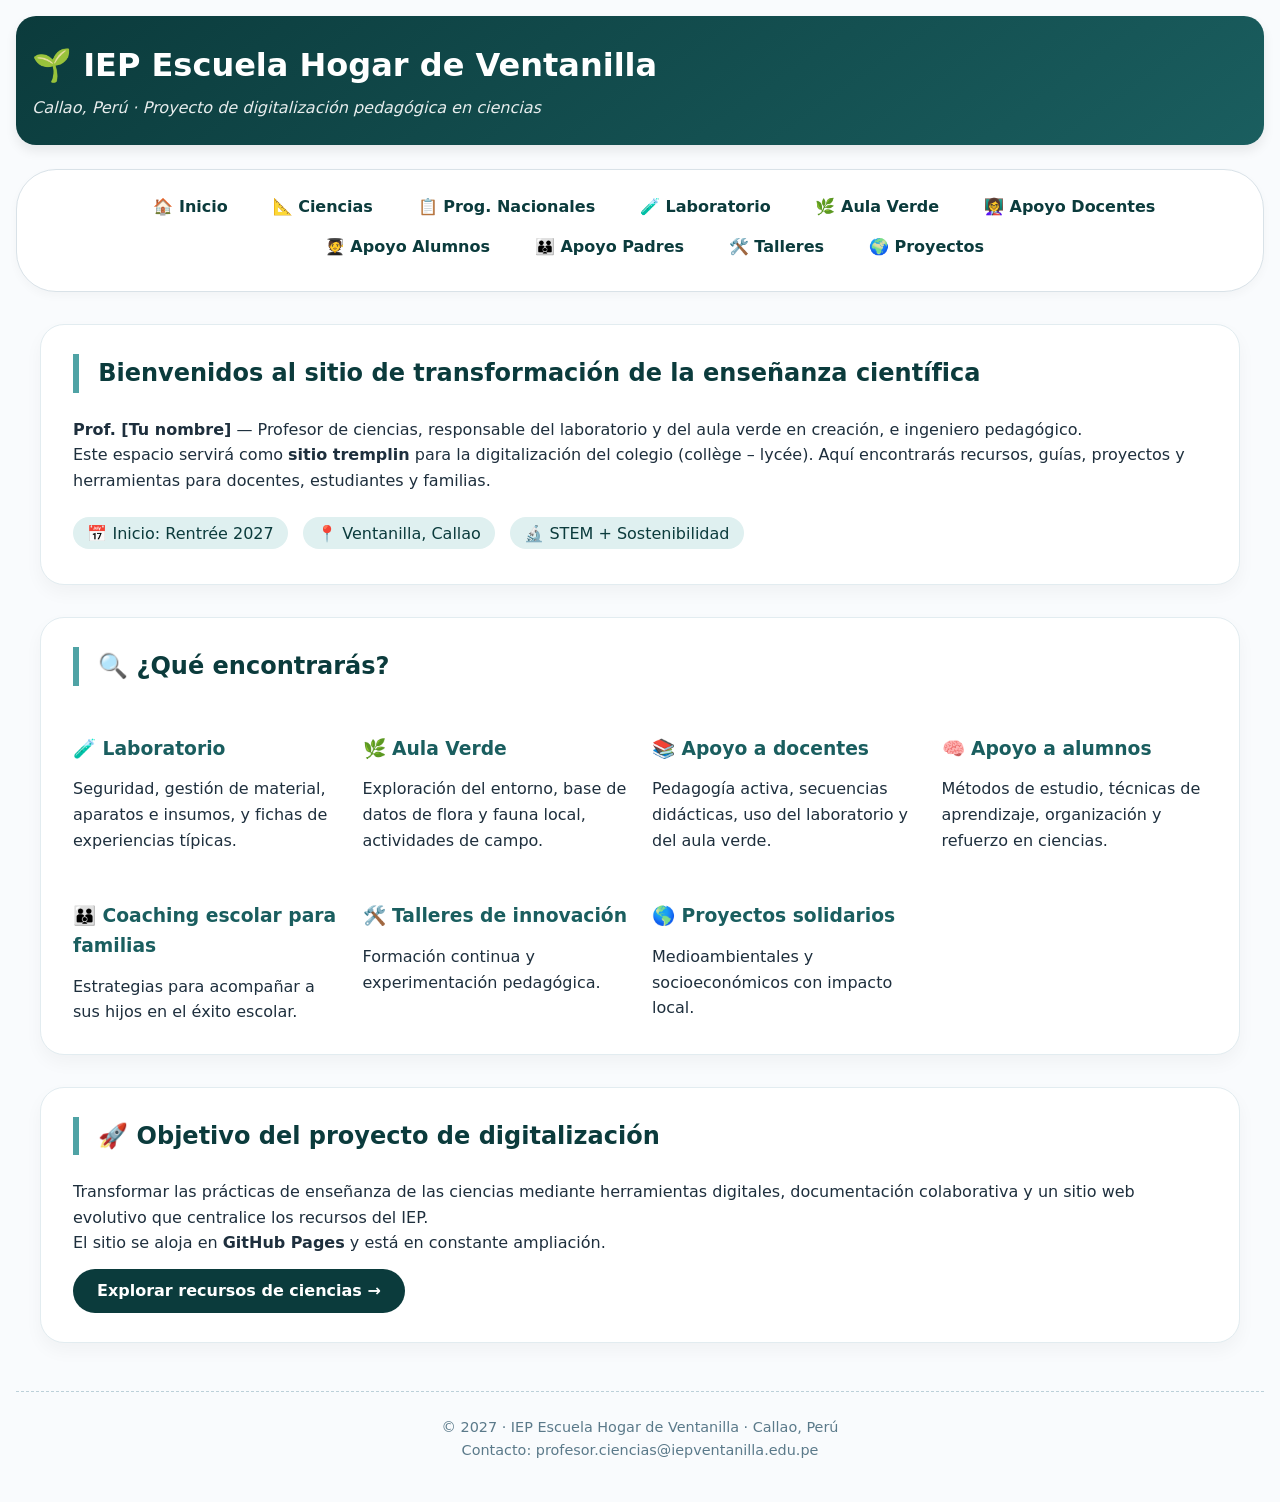
<file: index.html>
<!DOCTYPE html>
<html lang="es">
<head>
    <meta charset="UTF-8">
    <meta name="viewport" content="width=device-width, initial-scale=1.0">
    <title>IEP Escuela Hogar Ventanilla · Digitalización Ciencias</title>
    <link rel="stylesheet" href="style.css">
</head>
<body>
    <header>
        <h1>🌱 IEP Escuela Hogar de Ventanilla</h1>
        <p>Callao, Perú · Proyecto de digitalización pedagógica en ciencias</p>
    </header>

    <nav>
        <ul>
            <li><a href="index.html">🏠 Inicio</a></li>
            <li><a href="ciencias.html">📐 Ciencias</a></li>
            <li><a href="programas.html">📋 Prog. Nacionales</a></li>
            <li><a href="laboratorio.html">🧪 Laboratorio</a></li>
            <li><a href="aulaverde.html">🌿 Aula Verde</a></li>
            <li><a href="apoyo_docentes.html">👩‍🏫 Apoyo Docentes</a></li>
            <li><a href="apoyo_alumnos.html">🧑‍🎓 Apoyo Alumnos</a></li>
            <li><a href="apoyo_padres.html">👪 Apoyo Padres</a></li>
            <li><a href="talleres.html">🛠️ Talleres</a></li>
            <li><a href="proyectos.html">🌍 Proyectos</a></li>
        </ul>
    </nav>

    <main>
        <section class="card">
            <h2>Bienvenidos al sitio de transformación de la enseñanza científica</h2>
            <p><strong>Prof. [Tu nombre]</strong> — Profesor de ciencias, responsable del laboratorio y del aula verde en creación, e ingeniero pedagógico.</p>
            <p>Este espacio servirá como <strong>sitio tremplin</strong> para la digitalización del colegio (collège – lycée). Aquí encontrarás recursos, guías, proyectos y herramientas para docentes, estudiantes y familias.</p>
            <div style="margin-top:1.5rem;">
                <span class="badge">📅 Inicio: Rentrée 2027</span>
                <span class="badge">📍 Ventanilla, Callao</span>
                <span class="badge">🔬 STEM + Sostenibilidad</span>
            </div>
        </section>

        <section class="card">
            <h2>🔍 ¿Qué encontrarás?</h2>
            <div class="grid-2">
                <div>
                    <h3>🧪 Laboratorio</h3>
                    <p>Seguridad, gestión de material, aparatos e insumos, y fichas de experiencias típicas.</p>
                </div>
                <div>
                    <h3>🌿 Aula Verde</h3>
                    <p>Exploración del entorno, base de datos de flora y fauna local, actividades de campo.</p>
                </div>
                <div>
                    <h3>📚 Apoyo a docentes</h3>
                    <p>Pedagogía activa, secuencias didácticas, uso del laboratorio y del aula verde.</p>
                </div>
                <div>
                    <h3>🧠 Apoyo a alumnos</h3>
                    <p>Métodos de estudio, técnicas de aprendizaje, organización y refuerzo en ciencias.</p>
                </div>
                <div>
                    <h3>👪 Coaching escolar para familias</h3>
                    <p>Estrategias para acompañar a sus hijos en el éxito escolar.</p>
                </div>
                <div>
                    <h3>🛠️ Talleres de innovación</h3>
                    <p>Formación continua y experimentación pedagógica.</p>
                </div>
                <div>
                    <h3>🌎 Proyectos solidarios</h3>
                    <p>Medioambientales y socioeconómicos con impacto local.</p>
                </div>
            </div>
        </section>

        <section class="card">
            <h2>🚀 Objetivo del proyecto de digitalización</h2>
            <p>Transformar las prácticas de enseñanza de las ciencias mediante herramientas digitales, documentación colaborativa y un sitio web evolutivo que centralice los recursos del IEP.</p>
            <p>El sitio se aloja en <strong>GitHub Pages</strong> y está en constante ampliación.</p>
            <a href="ciencias.html" class="btn">Explorar recursos de ciencias →</a>
        </section>
    </main>

    <footer>
        <p>© 2027 · IEP Escuela Hogar de Ventanilla · Callao, Perú</p>
        <p>Contacto: profesor.ciencias@iepventanilla.edu.pe</p>
    </footer>
</body>
</html>
</file>
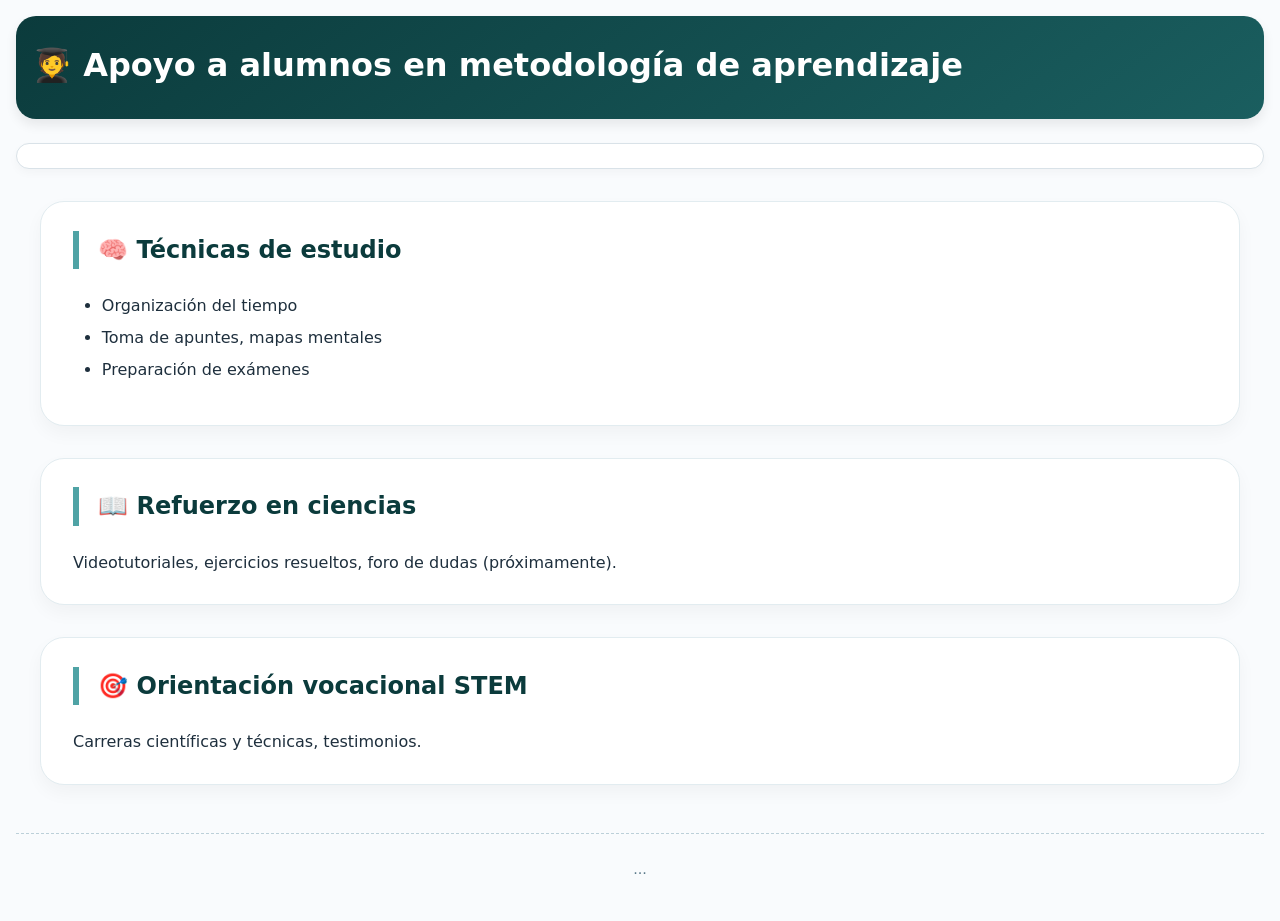
<file: apoyo_alumnos.html>
<!DOCTYPE html>
<html lang="es">
<head><meta charset="UTF-8"><meta name="viewport" content="width=device-width, initial-scale=1.0"><title>Apoyo Alumnos · IEP Ventanilla</title><link rel="stylesheet" href="style.css"></head>
<body>
    <header><h1>🧑‍🎓 Apoyo a alumnos en metodología de aprendizaje</h1></header>
    <nav><!-- ... --></nav>
    <main>
        <section class="card"><h2>🧠 Técnicas de estudio</h2><ul><li>Organización del tiempo</li><li>Toma de apuntes, mapas mentales</li><li>Preparación de exámenes</li></ul></section>
        <section class="card"><h2>📖 Refuerzo en ciencias</h2><p>Videotutoriales, ejercicios resueltos, foro de dudas (próximamente).</p></section>
        <section class="card"><h2>🎯 Orientación vocacional STEM</h2><p>Carreras científicas y técnicas, testimonios.</p></section>
    </main>
    <footer>...</footer>
</body>
</html>
</file>
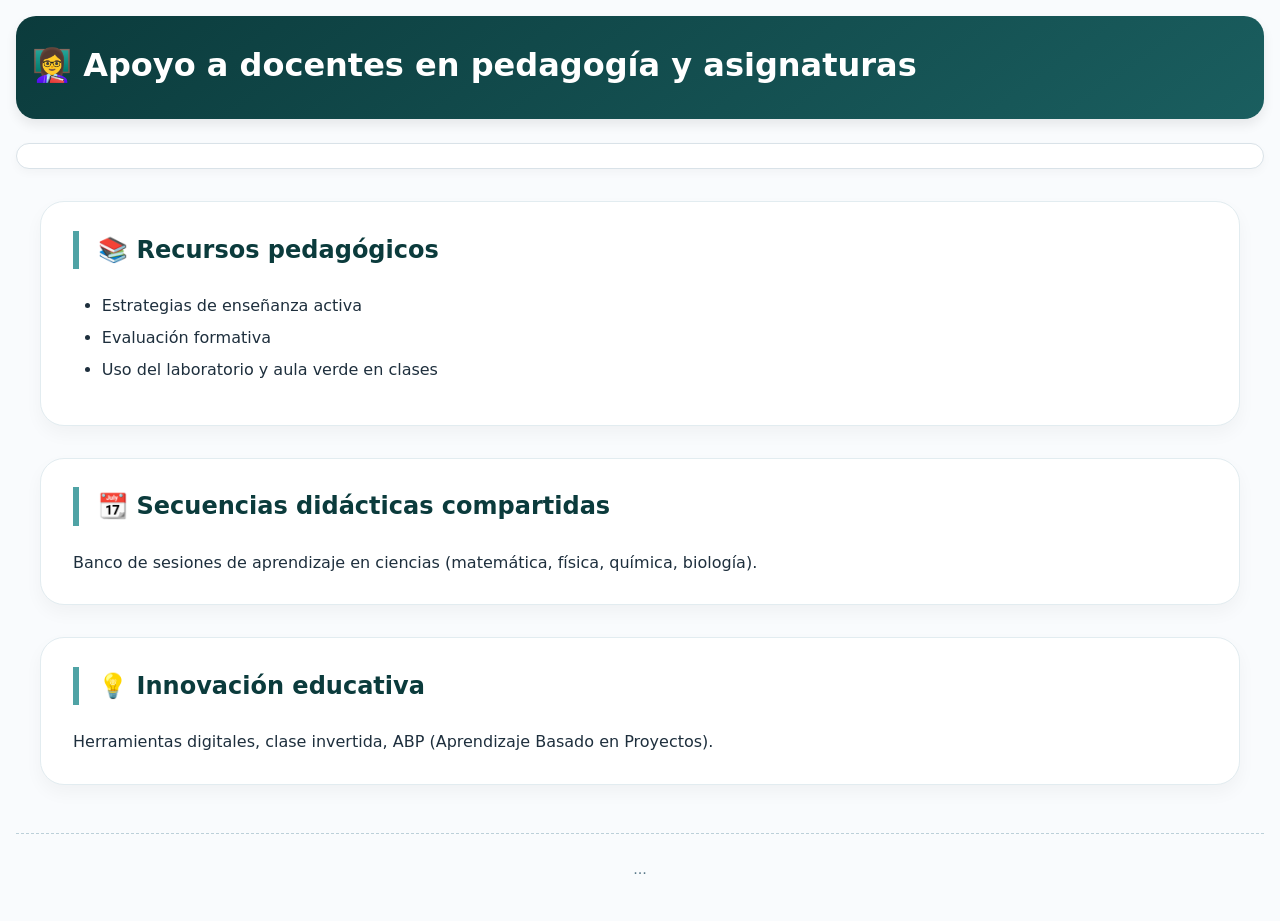
<file: apoyo_docentes.html>
<!DOCTYPE html>
<html lang="es">
<head><meta charset="UTF-8"><meta name="viewport" content="width=device-width, initial-scale=1.0"><title>Apoyo Docentes · IEP Ventanilla</title><link rel="stylesheet" href="style.css"></head>
<body>
    <header><h1>👩‍🏫 Apoyo a docentes en pedagogía y asignaturas</h1></header>
    <nav><!-- ... --></nav>
    <main>
        <section class="card"><h2>📚 Recursos pedagógicos</h2><ul><li>Estrategias de enseñanza activa</li><li>Evaluación formativa</li><li>Uso del laboratorio y aula verde en clases</li></ul></section>
        <section class="card"><h2>📆 Secuencias didácticas compartidas</h2><p>Banco de sesiones de aprendizaje en ciencias (matemática, física, química, biología).</p></section>
        <section class="card"><h2>💡 Innovación educativa</h2><p>Herramientas digitales, clase invertida, ABP (Aprendizaje Basado en Proyectos).</p></section>
    </main>
    <footer>...</footer>
</body>
</html>
</file>
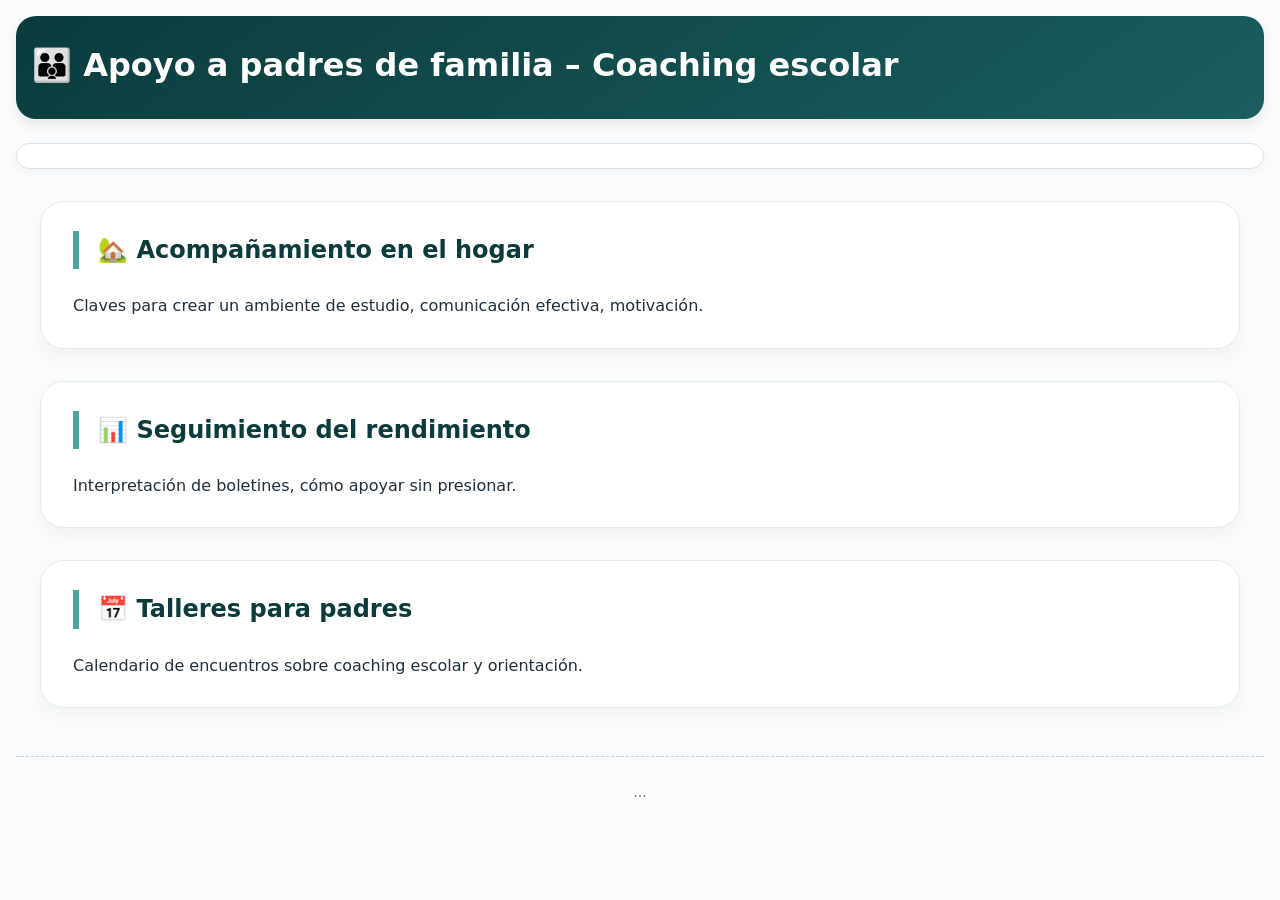
<file: apoyo_padres.html>
<!DOCTYPE html>
<html lang="es">
<head><meta charset="UTF-8"><meta name="viewport" content="width=device-width, initial-scale=1.0"><title>Apoyo Padres · IEP Ventanilla</title><link rel="stylesheet" href="style.css"></head>
<body>
    <header><h1>👪 Apoyo a padres de familia – Coaching escolar</h1></header>
    <nav><!-- ... --></nav>
    <main>
        <section class="card"><h2>🏡 Acompañamiento en el hogar</h2><p>Claves para crear un ambiente de estudio, comunicación efectiva, motivación.</p></section>
        <section class="card"><h2>📊 Seguimiento del rendimiento</h2><p>Interpretación de boletines, cómo apoyar sin presionar.</p></section>
        <section class="card"><h2>📅 Talleres para padres</h2><p>Calendario de encuentros sobre coaching escolar y orientación.</p></section>
    </main>
    <footer>...</footer>
</body>
</html>
</file>
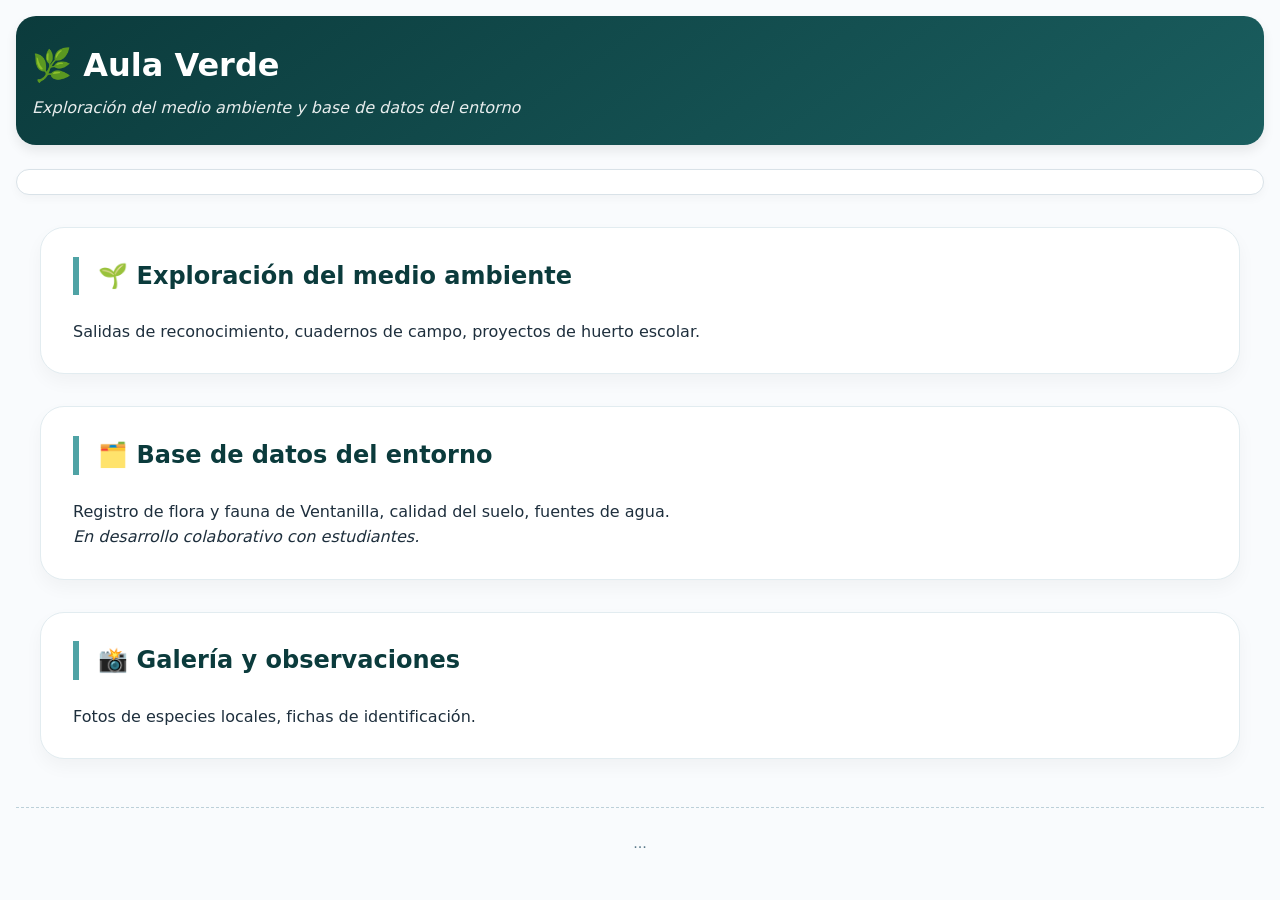
<file: aulaverde.html>
<!DOCTYPE html>
<html lang="es">
<head><meta charset="UTF-8"><meta name="viewport" content="width=device-width, initial-scale=1.0"><title>Aula Verde · IEP Ventanilla</title><link rel="stylesheet" href="style.css"></head>
<body>
    <header><h1>🌿 Aula Verde</h1><p>Exploración del medio ambiente y base de datos del entorno</p></header>
    <nav><!-- ... --></nav>
    <main>
        <section class="card"><h2>🌱 Exploración del medio ambiente</h2><p>Salidas de reconocimiento, cuadernos de campo, proyectos de huerto escolar.</p></section>
        <section class="card"><h2>🗂️ Base de datos del entorno</h2><p>Registro de flora y fauna de Ventanilla, calidad del suelo, fuentes de agua.</p><p><em>En desarrollo colaborativo con estudiantes.</em></p></section>
        <section class="card"><h2>📸 Galería y observaciones</h2><p>Fotos de especies locales, fichas de identificación.</p></section>
    </main>
    <footer>...</footer>
</body>
</html>
</file>
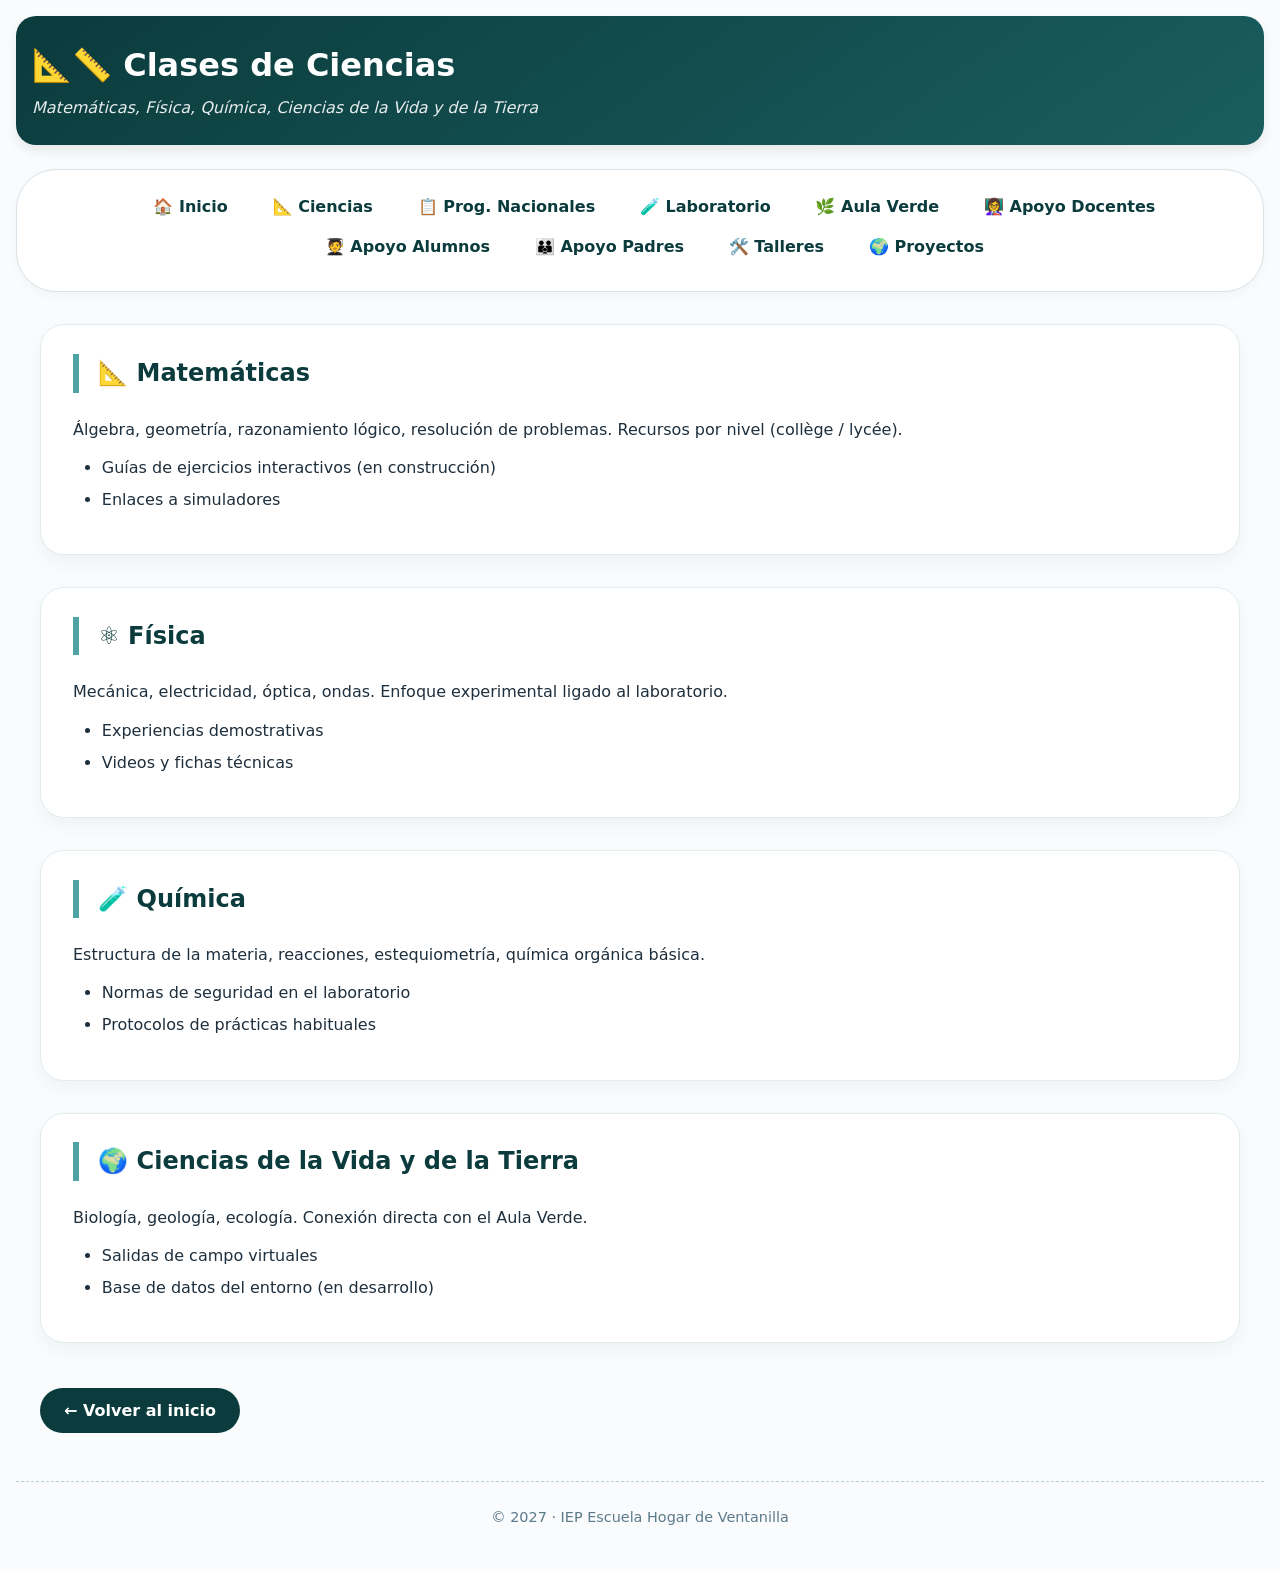
<file: ciencias.html>
<!DOCTYPE html>
<html lang="es">
<head>
    <meta charset="UTF-8">
    <meta name="viewport" content="width=device-width, initial-scale=1.0">
    <title>Ciencias · IEP Escuela Hogar Ventanilla</title>
    <link rel="stylesheet" href="style.css">
</head>
<body>
    <header>
        <h1>📐📏 Clases de Ciencias</h1>
        <p>Matemáticas, Física, Química, Ciencias de la Vida y de la Tierra</p>
    </header>
    <nav><!-- Idem que index (même navigation) --> 
        <ul><li><a href="index.html">🏠 Inicio</a></li><li><a href="ciencias.html">📐 Ciencias</a></li><li><a href="programas.html">📋 Prog. Nacionales</a></li><li><a href="laboratorio.html">🧪 Laboratorio</a></li><li><a href="aulaverde.html">🌿 Aula Verde</a></li><li><a href="apoyo_docentes.html">👩‍🏫 Apoyo Docentes</a></li><li><a href="apoyo_alumnos.html">🧑‍🎓 Apoyo Alumnos</a></li><li><a href="apoyo_padres.html">👪 Apoyo Padres</a></li><li><a href="talleres.html">🛠️ Talleres</a></li><li><a href="proyectos.html">🌍 Proyectos</a></li></ul>
    </nav>
    <main>
        <section class="card">
            <h2>📐 Matemáticas</h2>
            <p>Álgebra, geometría, razonamiento lógico, resolución de problemas. Recursos por nivel (collège / lycée).</p>
            <ul><li>Guías de ejercicios interactivos (en construcción)</li><li>Enlaces a simuladores</li></ul>
        </section>
        <section class="card">
            <h2>⚛️ Física</h2>
            <p>Mecánica, electricidad, óptica, ondas. Enfoque experimental ligado al laboratorio.</p>
            <ul><li>Experiencias demostrativas</li><li>Videos y fichas técnicas</li></ul>
        </section>
        <section class="card">
            <h2>🧪 Química</h2>
            <p>Estructura de la materia, reacciones, estequiometría, química orgánica básica.</p>
            <ul><li>Normas de seguridad en el laboratorio</li><li>Protocolos de prácticas habituales</li></ul>
        </section>
        <section class="card">
            <h2>🌍 Ciencias de la Vida y de la Tierra</h2>
            <p>Biología, geología, ecología. Conexión directa con el Aula Verde.</p>
            <ul><li>Salidas de campo virtuales</li><li>Base de datos del entorno (en desarrollo)</li></ul>
        </section>
        <p style="margin-top:1rem;"><a href="index.html" class="btn">← Volver al inicio</a></p>
    </main>
    <footer><p>© 2027 · IEP Escuela Hogar de Ventanilla</p></footer>
</body>
</html>
</file>
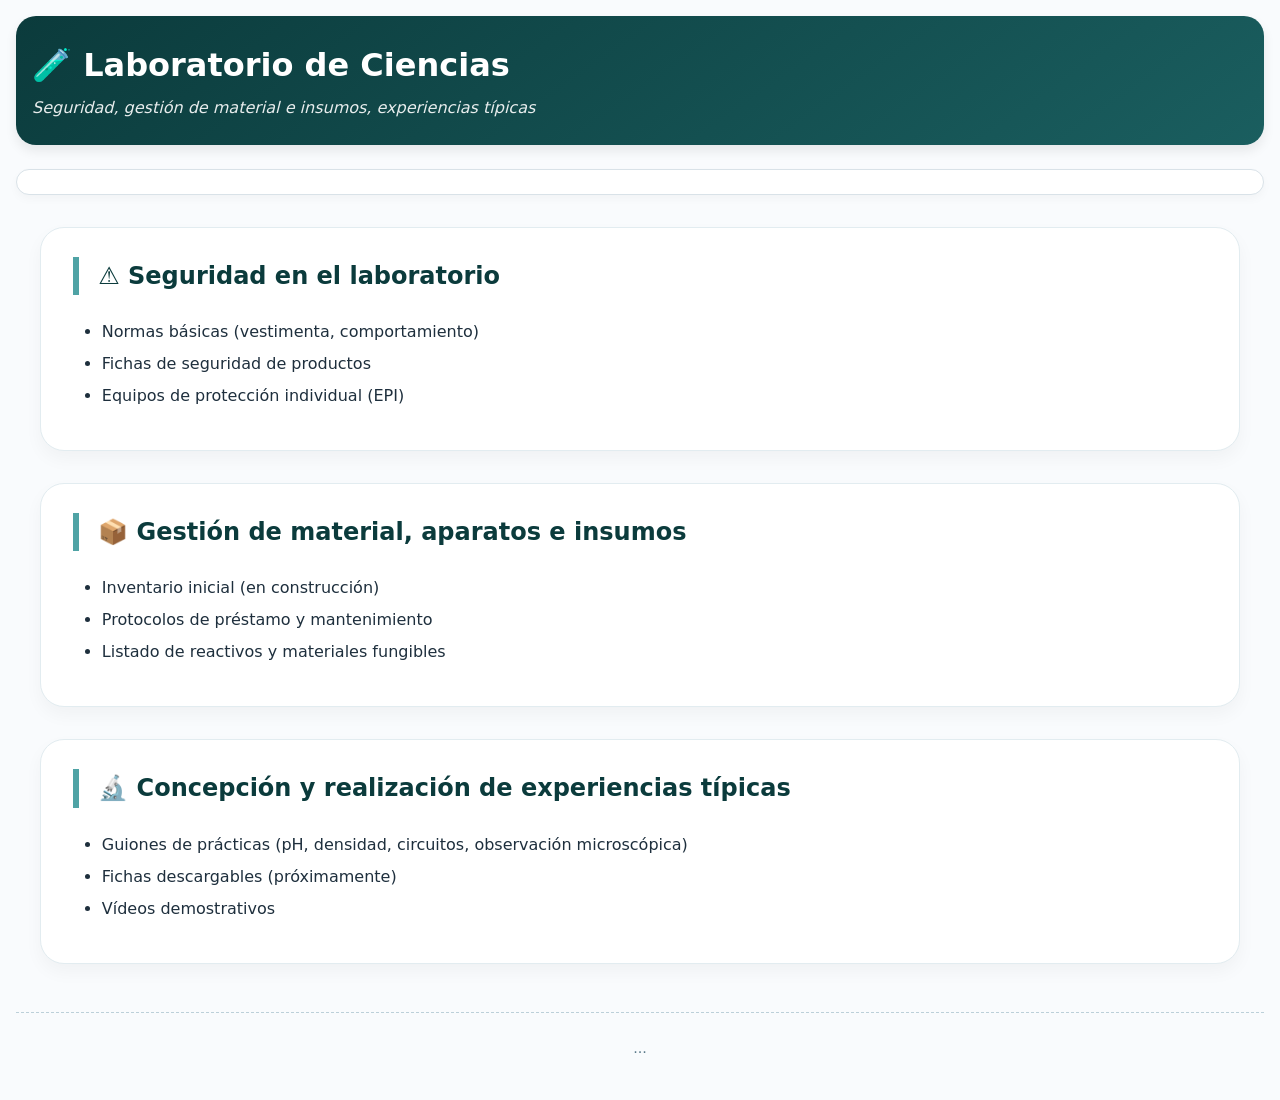
<file: laboratorio.html>
<!DOCTYPE html>
<html lang="es">
<head><meta charset="UTF-8"><meta name="viewport" content="width=device-width, initial-scale=1.0"><title>Laboratorio · IEP Ventanilla</title><link rel="stylesheet" href="style.css"></head>
<body>
    <header><h1>🧪 Laboratorio de Ciencias</h1><p>Seguridad, gestión de material e insumos, experiencias típicas</p></header>
    <nav><!-- idem --></nav>
    <main>
        <section class="card"><h2>⚠️ Seguridad en el laboratorio</h2><ul><li>Normas básicas (vestimenta, comportamiento)</li><li>Fichas de seguridad de productos</li><li>Equipos de protección individual (EPI)</li></ul></section>
        <section class="card"><h2>📦 Gestión de material, aparatos e insumos</h2><ul><li>Inventario inicial (en construcción)</li><li>Protocolos de préstamo y mantenimiento</li><li>Listado de reactivos y materiales fungibles</li></ul></section>
        <section class="card"><h2>🔬 Concepción y realización de experiencias típicas</h2><ul><li>Guiones de prácticas (pH, densidad, circuitos, observación microscópica)</li><li>Fichas descargables (próximamente)</li><li>Vídeos demostrativos</li></ul></section>
    </main>
    <footer>...</footer>
</body>
</html>
</file>
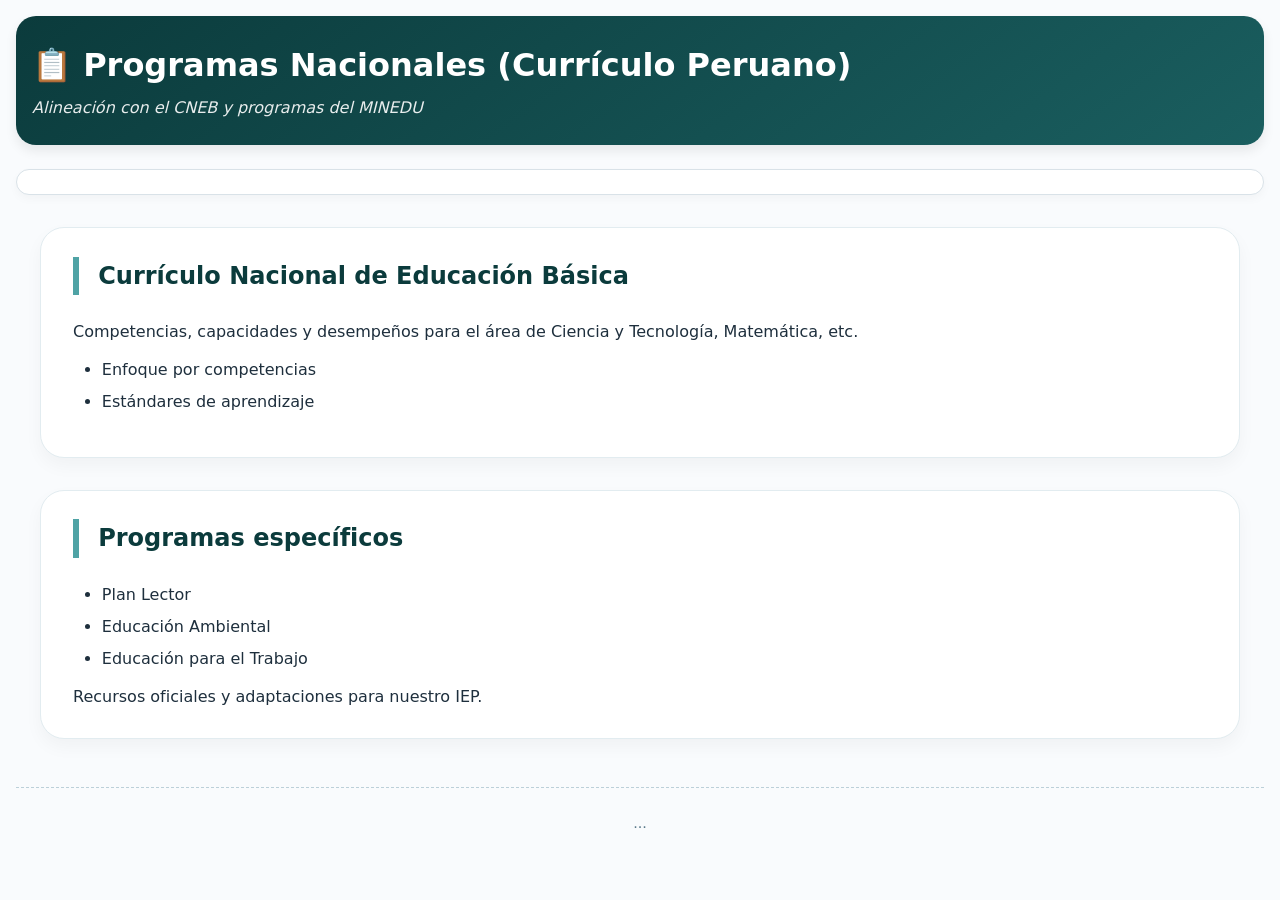
<file: programas.html>
<!DOCTYPE html>
<html lang="es">
<head><meta charset="UTF-8"><meta name="viewport" content="width=device-width, initial-scale=1.0"><title>Programas Nacionales · IEP Ventanilla</title><link rel="stylesheet" href="style.css"></head>
<body>
    <header><h1>📋 Programas Nacionales (Currículo Peruano)</h1><p>Alineación con el CNEB y programas del MINEDU</p></header>
    <nav><!-- copie identique navigation --></nav>
    <main>
        <section class="card"><h2>Currículo Nacional de Educación Básica</h2><p>Competencias, capacidades y desempeños para el área de Ciencia y Tecnología, Matemática, etc.</p><ul><li>Enfoque por competencias</li><li>Estándares de aprendizaje</li></ul></section>
        <section class="card"><h2>Programas específicos</h2><ul><li>Plan Lector</li><li>Educación Ambiental</li><li>Educación para el Trabajo</li></ul><p>Recursos oficiales y adaptaciones para nuestro IEP.</p></section>
    </main>
    <footer>...</footer>
</body>
</html>
</file>
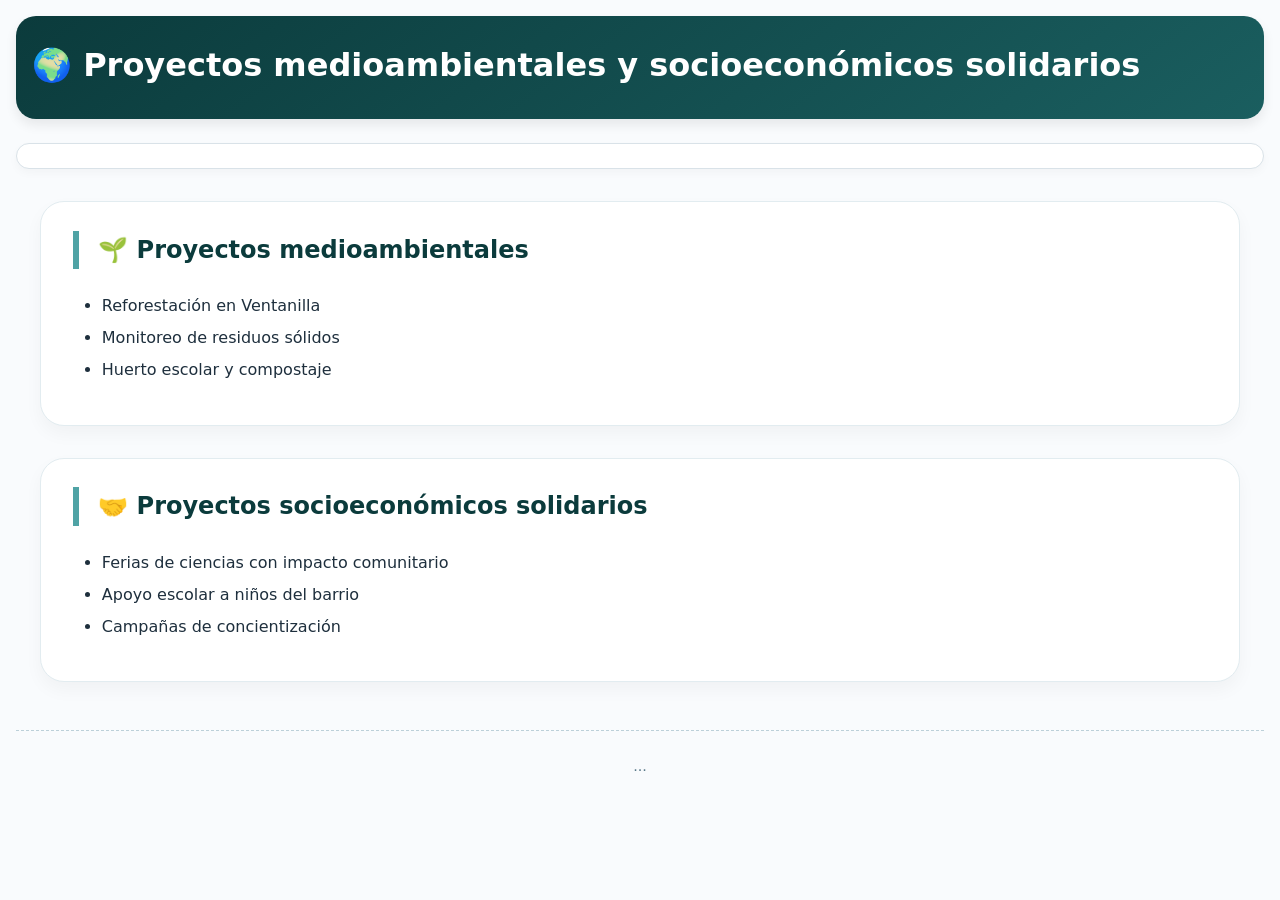
<file: proyectos.html>
<!DOCTYPE html>
<html lang="es">
<head><meta charset="UTF-8"><meta name="viewport" content="width=device-width, initial-scale=1.0"><title>Proyectos · IEP Ventanilla</title><link rel="stylesheet" href="style.css"></head>
<body>
    <header><h1>🌍 Proyectos medioambientales y socioeconómicos solidarios</h1></header>
    <nav><!-- ... --></nav>
    <main>
        <section class="card"><h2>🌱 Proyectos medioambientales</h2><ul><li>Reforestación en Ventanilla</li><li>Monitoreo de residuos sólidos</li><li>Huerto escolar y compostaje</li></ul></section>
        <section class="card"><h2>🤝 Proyectos socioeconómicos solidarios</h2><ul><li>Ferias de ciencias con impacto comunitario</li><li>Apoyo escolar a niños del barrio</li><li>Campañas de concientización</li></ul></section>
    </main>
    <footer>...</footer>
</body>
</html>
</file>
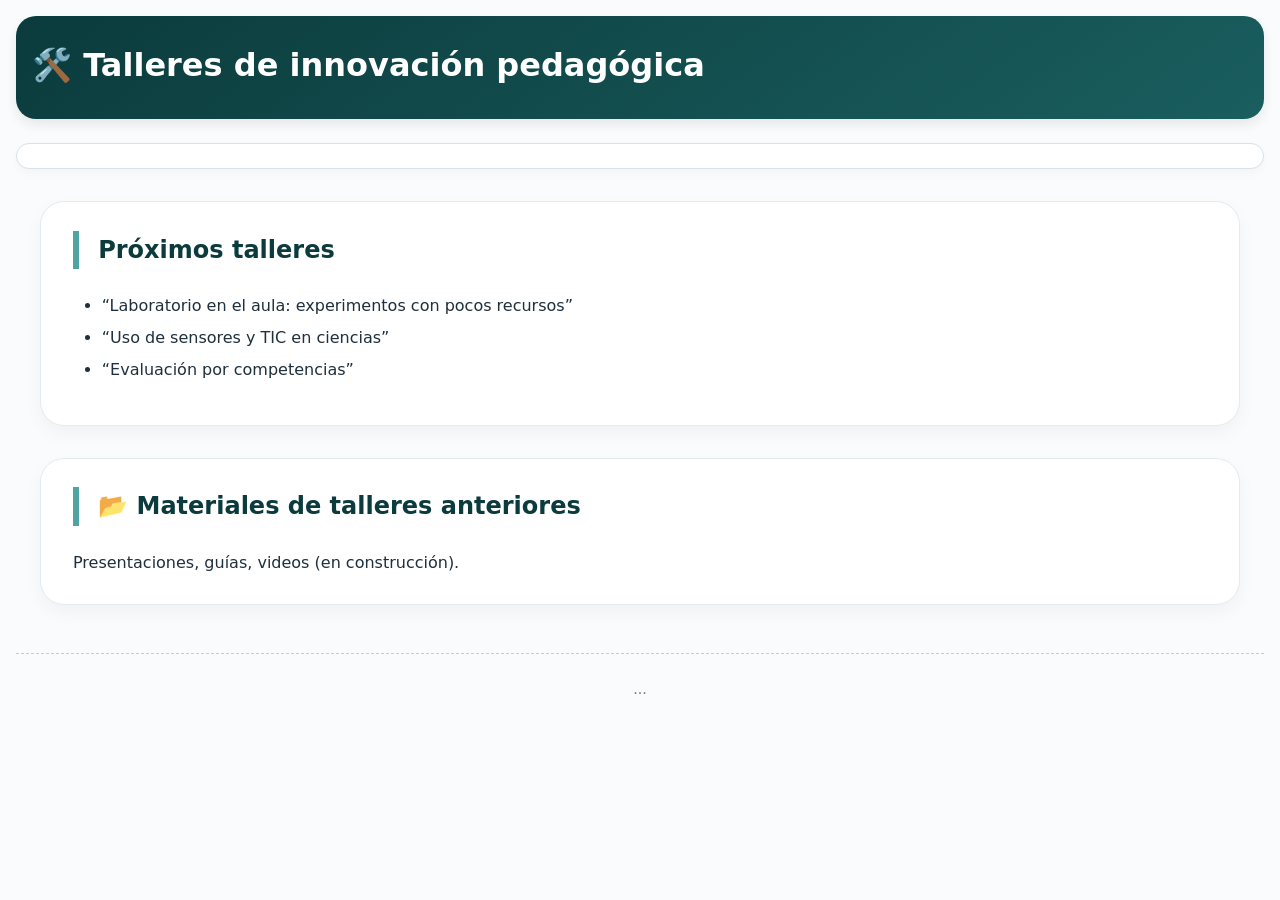
<file: talleres.html>
<!DOCTYPE html>
<html lang="es">
<head><meta charset="UTF-8"><meta name="viewport" content="width=device-width, initial-scale=1.0"><title>Talleres · IEP Ventanilla</title><link rel="stylesheet" href="style.css"></head>
<body>
    <header><h1>🛠️ Talleres de innovación pedagógica</h1></header>
    <nav><!-- ... --></nav>
    <main>
        <section class="card"><h2>Próximos talleres</h2><ul><li>“Laboratorio en el aula: experimentos con pocos recursos”</li><li>“Uso de sensores y TIC en ciencias”</li><li>“Evaluación por competencias”</li></ul></section>
        <section class="card"><h2>📂 Materiales de talleres anteriores</h2><p>Presentaciones, guías, videos (en construcción).</p></section>
    </main>
    <footer>...</footer>
</body>
</html>
</file>
<file: style.css>
/* style.css – Diseño limpio y responsive para IEP Escuela Hogar de Ventanilla */

* {
    margin: 0;
    padding: 0;
    box-sizing: border-box;
}

body {
    font-family: 'Segoe UI', Roboto, system-ui, sans-serif;
    background-color: #f9fbfd;
    color: #1e2f3d;
    line-height: 1.6;
    padding: 1rem;
}

header {
    background: linear-gradient(145deg, #0b3b3c, #1a5e5f);
    color: white;
    padding: 1.5rem 1rem;
    border-radius: 20px;
    margin-bottom: 1.5rem;
    box-shadow: 0 6px 12px rgba(0,0,0,0.08);
}

header h1 {
    font-size: 2rem;
    margin-bottom: 0.25rem;
}

header p {
    font-style: italic;
    opacity: 0.9;
}

nav {
    background-color: white;
    padding: 0.75rem 1rem;
    border-radius: 40px;
    margin-bottom: 2rem;
    box-shadow: 0 4px 10px rgba(0,0,0,0.03);
    border: 1px solid #d9e2e8;
}

nav ul {
    display: flex;
    flex-wrap: wrap;
    list-style: none;
    gap: 0.5rem 1.2rem;
    justify-content: center;
}

nav a {
    text-decoration: none;
    font-weight: 600;
    color: #0b3b3c;
    padding: 0.4rem 0.8rem;
    border-radius: 30px;
    transition: all 0.2s;
}

nav a:hover {
    background-color: #0b3b3c;
    color: white;
}

main {
    max-width: 1200px;
    margin: 0 auto;
}

.card {
    background: white;
    border-radius: 24px;
    padding: 1.8rem 2rem;
    margin-bottom: 2rem;
    box-shadow: 0 8px 18px rgba(0,0,0,0.04);
    border: 1px solid #e2ecf0;
}

h2 {
    color: #0b3b3c;
    border-left: 6px solid #4fa3a5;
    padding-left: 1.2rem;
    margin-bottom: 1.5rem;
    font-weight: 600;
}

h3 {
    color: #1a5e5f;
    margin: 1.5rem 0 0.8rem;
}

ul, ol {
    padding-left: 1.8rem;
    margin: 0.8rem 0;
}

li {
    margin-bottom: 0.4rem;
}

footer {
    text-align: center;
    margin-top: 3rem;
    padding: 1.5rem;
    color: #5b7a8a;
    border-top: 1px dashed #bcd0d9;
    font-size: 0.9rem;
}

.badge {
    background-color: #dff0f0;
    color: #0b3b3c;
    padding: 0.2rem 0.9rem;
    border-radius: 30px;
    font-weight: 500;
    display: inline-block;
    margin-right: 0.6rem;
    margin-bottom: 0.4rem;
}

.btn {
    display: inline-block;
    background-color: #0b3b3c;
    color: white;
    padding: 0.6rem 1.5rem;
    border-radius: 40px;
    text-decoration: none;
    font-weight: 600;
    margin-top: 0.8rem;
    transition: 0.2s;
}

.btn:hover {
    background-color: #1e6b6d;
}

.grid-2 {
    display: grid;
    grid-template-columns: repeat(auto-fit, minmax(260px, 1fr));
    gap: 1.5rem;
    margin-top: 1rem;
}

@media (max-width: 600px) {
    body { padding: 0.8rem; }
    header h1 { font-size: 1.8rem; }
    nav ul { flex-direction: column; align-items: center; }
}
</file>
